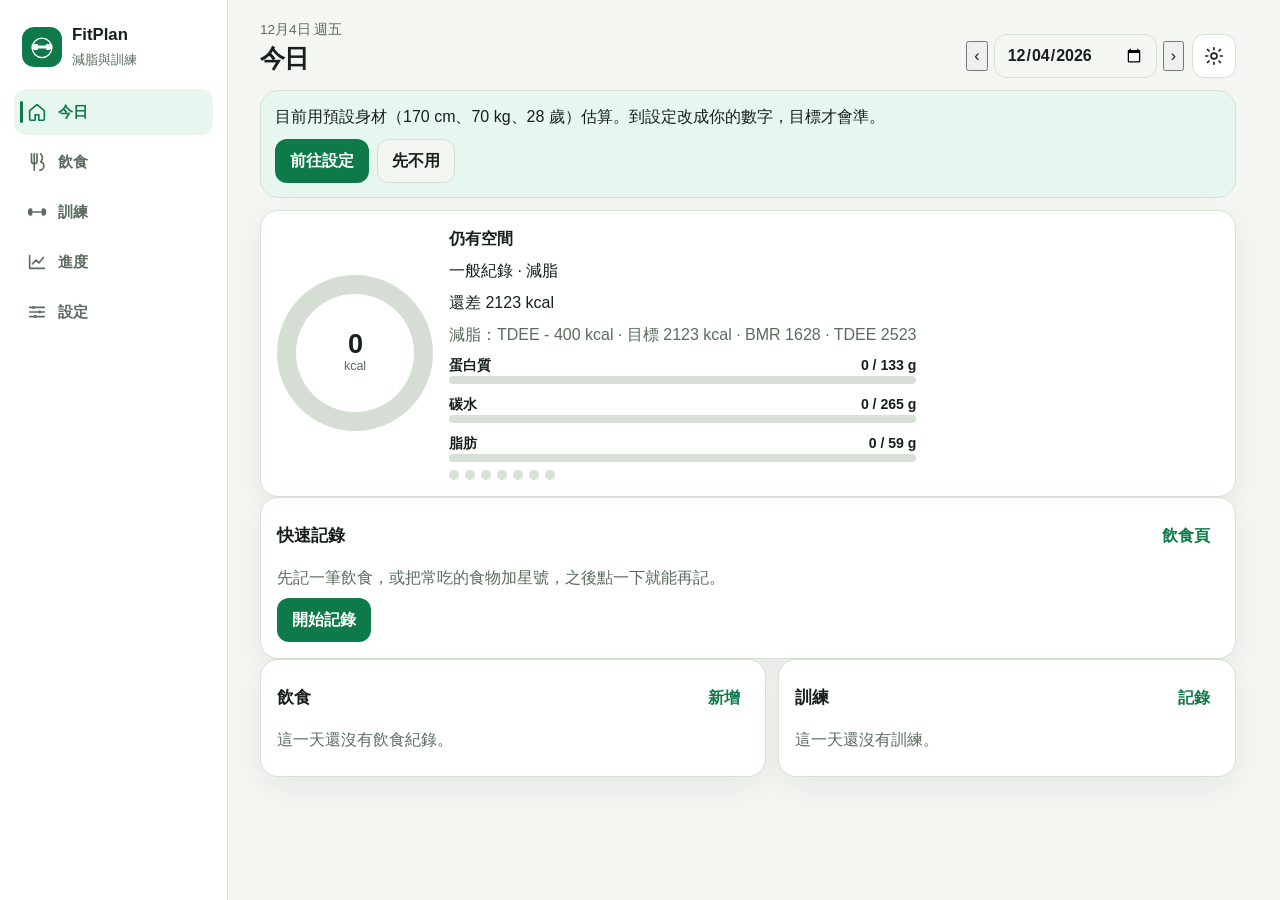
<file: index.html>
<!doctype html>
<html lang="zh-Hant">
  <head>
    <meta charset="UTF-8" />
    <meta name="viewport" content="width=device-width, initial-scale=1, viewport-fit=cover" />
    <meta name="theme-color" content="#f4f6f2" />
    <meta name="description" content="FitPlan 減脂飲食與重量訓練紀錄。估算 TDEE、追蹤熱量營養素、記錄組數，資料留在這台裝置。" />
    <meta name="apple-mobile-web-app-capable" content="yes" />
    <meta name="mobile-web-app-capable" content="yes" />
    <meta name="apple-mobile-web-app-title" content="FitPlan" />
    <meta name="apple-mobile-web-app-status-bar-style" content="default" />
    <title>FitPlan 飲食與訓練</title>
    <link rel="manifest" href="manifest.webmanifest" />
    <link rel="icon" href="assets/icons/icon.svg" />
    <link rel="apple-touch-icon" href="assets/icons/icon-192.png" />
    <link rel="stylesheet" href="styles.css?v=20261113-track" />
    <script>
      try {
        const saved = JSON.parse(localStorage.getItem("fitplan-state-v1") || "{}");
        const palettes = ["forest", "indigo", "crimson", "lime"];
        document.documentElement.dataset.theme = saved.theme || "system";
        document.documentElement.dataset.palette = palettes.includes(saved.palette) ? saved.palette : "forest";
      } catch (error) {
        document.documentElement.dataset.theme = "system";
        document.documentElement.dataset.palette = "forest";
      }
    </script>
  </head>
  <body>
    <div class="app">
      <aside class="tabbar">
        <div class="brand">
          <span class="brand-mark" aria-hidden="true">
            <svg viewBox="0 0 32 32">
              <path d="M7 19h3v-6H7v6Zm15 0h3v-6h-3v6ZM11 17h10v-2H11v2Zm-7 1h2v-4H4v4Zm22 0h2v-4h-2v4Z" />
              <path d="M16 29c6.6 0 12-5.4 12-12S22.6 5 16 5 4 10.4 4 17s5.4 12 12 12Z" fill="none" />
            </svg>
          </span>
          <span>
            <strong>FitPlan</strong>
            <small>減脂與訓練</small>
          </span>
        </div>
        <nav aria-label="主要功能">
          <button type="button" data-nav="today" class="is-active" aria-current="page">
            <svg viewBox="0 0 24 24" aria-hidden="true"><path d="M4 10.5 12 4l8 6.5V20a1 1 0 0 1-1 1h-5v-6H10v6H5a1 1 0 0 1-1-1Z" /></svg>
            <span>今日</span>
          </button>
          <button type="button" data-nav="diet">
            <svg viewBox="0 0 24 24" aria-hidden="true"><path d="M6 3v8a3 3 0 0 0 6 0V3" /><path d="M9 3v18" /><path d="M16 3c2.5 3 2.5 6 0 9 2.2.4 3.5 2 3.5 4.2 0 2.4-1.8 4.8-4.5 4.8" /></svg>
            <span>飲食</span>
          </button>
          <button type="button" data-nav="train">
            <svg viewBox="0 0 24 24" aria-hidden="true"><path d="M6 9v6M18 9v6M3 10v4M21 10v4M6 12h12M4.5 8.5v7M19.5 8.5v7" /></svg>
            <span>訓練</span>
          </button>
          <button type="button" data-nav="progress">
            <svg viewBox="0 0 24 24" aria-hidden="true"><path d="M4 19V5M4 19h16" /><path d="m7 14 4-4 3 3 5-6" /></svg>
            <span>進度</span>
          </button>
          <button type="button" data-nav="settings">
            <svg viewBox="0 0 24 24" aria-hidden="true"><path d="M4 7h16M4 12h16M4 17h16" /><circle cx="8" cy="7" r="1.6" fill="currentColor" stroke="none" /><circle cx="15" cy="12" r="1.6" fill="currentColor" stroke="none" /><circle cx="10" cy="17" r="1.6" fill="currentColor" stroke="none" /></svg>
            <span>設定</span>
          </button>
        </nav>
      </aside>

      <div class="main-col">
        <header class="topbar">
          <div class="title-block">
            <p id="pageKicker">今天</p>
            <h1 id="pageTitle" tabindex="-1">今日</h1>
          </div>
          <div class="top-actions">
            <div class="date-nav" id="dateNav">
              <button type="button" data-action="shift-date" data-delta="-1" aria-label="前一天">‹</button>
              <input id="logDate" type="date" aria-label="查看日期" />
              <button type="button" data-action="shift-date" data-delta="1" aria-label="下一天">›</button>
              <button type="button" id="goTodayBtn" data-action="go-today">今天</button>
            </div>
            <button type="button" id="themeBtn" class="icon-btn" aria-label="切換淺色或深色">
              <svg viewBox="0 0 24 24" aria-hidden="true"><path d="M12 3v2.2M12 18.8V21M4.9 4.9l1.6 1.6M17.5 17.5l1.6 1.6M3 12h2.2M18.8 12H21M4.9 19.1l1.6-1.6M17.5 6.5l1.6-1.6" /><circle cx="12" cy="12" r="3.2" /></svg>
            </button>
          </div>
        </header>

        <main>
          <noscript class="banner">FitPlan 需要 JavaScript。飲食和訓練資料只會存在這台裝置。</noscript>

          <section data-view="today" id="view-today" aria-label="今日總覽">
            <div id="profileHint" class="banner" hidden>
              <p>目前用預設身材（170 cm、70 kg、28 歲）估算。到設定改成你的數字，目標才會準。</p>
              <div class="banner-actions">
                <button type="button" class="btn btn-primary" data-nav="settings">前往設定</button>
                <button type="button" class="btn" data-action="dismiss-hint">先不用</button>
              </div>
            </div>
            <div id="todayHero" class="hero panel"></div>
            <div class="panel">
              <div class="section-head">
                <h2>快速記錄</h2>
                <button type="button" class="btn btn-ghost" data-nav="diet">飲食頁</button>
              </div>
              <div id="todayQuick"></div>
            </div>
            <div class="split">
              <section class="panel">
                <div class="section-head">
                  <h2>飲食</h2>
                  <button type="button" class="btn btn-ghost" data-nav="diet">新增</button>
                </div>
                <div id="todayFoodList" class="stack"></div>
              </section>
              <section class="panel">
                <div class="section-head">
                  <h2>訓練</h2>
                  <button type="button" class="btn btn-ghost" data-nav="train">記錄</button>
                </div>
                <div id="todayWorkoutList" class="stack"></div>
              </section>
            </div>
          </section>

          <section data-view="diet" id="view-diet" hidden aria-label="飲食紀錄">
            <div class="diet-layout">
              <div class="stack">
                <section class="panel">
                  <div class="section-head">
                    <h2>選食物</h2>
                    <button type="button" class="btn btn-ghost" data-nav="foods">食物庫</button>
                  </div>
                  <label class="field">
                    搜尋
                    <input id="foodSearch" type="search" placeholder="名稱或分類" autocomplete="off" enterkeyhint="search" />
                  </label>
                  <form id="logForm" class="add-bar">
                    <div>
                      <strong id="selectedFoodName">選擇食物</strong>
                      <p id="selectedFoodMeta" class="muted"></p>
                    </div>
                    <label class="field compact">
                      份量 g
                      <input id="grams" type="number" min="1" max="2000" step="1" inputmode="decimal" value="100" />
                    </label>
                    <button class="btn btn-primary" id="addLogBtn" type="submit">加入紀錄</button>
                  </form>
                  <div class="chip-row" id="categoryChips" role="tablist" aria-label="食物分類">
                    <button type="button" class="chip is-active" data-action="filter-category" data-category="all">全部</button>
                    <button type="button" class="chip" data-action="filter-category" data-category="protein">蛋白質</button>
                    <button type="button" class="chip" data-action="filter-category" data-category="carb">碳水</button>
                    <button type="button" class="chip" data-action="filter-category" data-category="veg">蔬菜</button>
                    <button type="button" class="chip" data-action="filter-category" data-category="fat">脂肪</button>
                    <button type="button" class="chip" data-action="filter-category" data-category="drink">飲品</button>
                    <button type="button" class="chip" data-action="filter-category" data-category="user">自訂</button>
                  </div>
                  <h3 class="subhead">收藏</h3>
                  <div id="favoriteChips" class="chip-row"></div>
                  <h3 class="subhead">最近</h3>
                  <div id="recentChips" class="chip-row"></div>
                  <div id="foodResults" class="stack"></div>
                </section>
              </div>
              <div class="stack">
                <section class="panel">
                  <div class="section-head">
                    <h2 id="logTitle">這一天</h2>
                    <button type="button" class="btn btn-ghost" data-action="clear-log">清空</button>
                  </div>
                  <div id="foodLog" class="stack"></div>
                </section>
                <section class="panel">
                  <div class="section-head">
                    <h2>建議菜單</h2>
                    <div class="inline-actions">
                      <button type="button" class="btn btn-ghost" data-action="generate-plan">生成</button>
                      <button type="button" class="btn btn-ghost" data-action="replace-plan">更換</button>
                      <button type="button" class="btn btn-ghost" data-action="clear-plan">清除</button>
                    </div>
                  </div>
                  <p id="planSummary" class="muted">尚未產生</p>
                  <div id="mealPlan" class="stack"></div>
                  <button type="button" class="btn" id="applyPlanBtn" data-action="apply-plan" hidden>把菜單加入紀錄</button>
                </section>
              </div>
            </div>
          </section>

          <section data-view="train" id="view-train" hidden aria-label="訓練紀錄">
            <div class="train-layout">
              <form id="workoutForm" class="panel stack">
                <div class="section-head">
                  <h2>記錄一項</h2>
                  <button type="button" class="btn btn-ghost" data-action="copy-last">複製上次</button>
                </div>
                <label class="field">
                  動作
                  <select id="exerciseSelect"></select>
                </label>
                <p id="workoutFormMode" class="muted">輸入重量和次數</p>
                <div id="setRows" class="stack"></div>
                <div class="inline-actions">
                  <button type="button" class="btn" data-action="add-set">加一組</button>
                  <button type="submit" class="btn btn-primary">儲存這項</button>
                </div>
                <details class="details">
                  <summary>新增自己的動作</summary>
                  <div class="inline-form">
                    <label class="field">
                      名稱
                      <input id="customExerciseName" type="text" maxlength="30" placeholder="例如：農夫走路" />
                    </label>
                    <button type="button" class="btn" data-action="add-exercise">加入清單</button>
                  </div>
                </details>
              </form>
              <div class="stack">
                <section class="panel">
                  <div class="section-head">
                    <h2>這一天的訓練</h2>
                  </div>
                  <div id="savedWorkouts" class="stack"></div>
                </section>
                <section class="panel">
                  <div class="section-head">
                    <h2>動作進度</h2>
                  </div>
                  <label class="field">
                    查看動作
                    <select id="historyExercise"></select>
                  </label>
                  <div id="historyChart" class="chart"></div>
                  <div id="historyList" class="stack"></div>
                </section>
              </div>
            </div>
          </section>

          <section data-view="progress" id="view-progress" hidden aria-label="進度">
            <form id="weightForm" class="panel inline-form">
              <label class="field">
                日期
                <input id="weightDate" type="date" required />
              </label>
              <label class="field">
                體重 kg
                <input id="weightKg" type="number" min="20" max="400" step="0.1" inputmode="decimal" placeholder="72.5" required />
              </label>
              <button class="btn btn-primary" type="submit">記錄體重</button>
            </form>
            <section class="panel">
              <div class="section-head">
                <h2>體重趨勢</h2>
                <span id="weightLatest" class="muted"></span>
              </div>
              <div id="weightChart" class="chart"></div>
              <div id="weightTable" class="stack"></div>
            </section>
            <section class="panel">
              <div class="section-head">
                <h2>這 7 天</h2>
              </div>
              <div id="weekStats" class="stat-grid"></div>
              <div id="weekBars" class="week-bars"></div>
            </section>
          </section>

          <section data-view="settings" id="view-settings" hidden aria-label="設定">
            <div id="goalNote" class="banner" hidden>
              <p>已把原本的目標調成減脂（TDEE − 400）。這和你之前實際看到的熱量一致。要維持或增肌，在下面改即可。</p>
              <div class="banner-actions">
                <button type="button" class="btn" data-action="dismiss-goal-note">知道了</button>
              </div>
            </div>
            <form id="settingsForm" class="stack">
              <section class="panel">
                <div class="section-head">
                  <h2>身材與目標</h2>
                </div>
                <div class="form-grid">
                  <label class="field">身高 cm <input id="height" type="number" min="80" max="230" step="0.1" inputmode="decimal" /></label>
                  <label class="field">體重 kg <input id="weight" type="number" min="30" max="250" step="0.1" inputmode="decimal" /></label>
                  <label class="field">年齡 <input id="age" type="number" min="12" max="90" step="1" inputmode="numeric" /></label>
                  <label class="field">
                    生理性別
                    <select id="sex">
                      <option value="male">男性</option>
                      <option value="female">女性</option>
                    </select>
                  </label>
                  <label class="field wide">
                    運動習慣
                    <select id="activity">
                      <option value="1.2">久坐，幾乎不運動</option>
                      <option value="1.375">每週 1-3 天輕量運動</option>
                      <option value="1.55">每週 3-5 天規律訓練</option>
                      <option value="1.725">每週 6-7 天高強度</option>
                      <option value="1.9">體力工作或雙練</option>
                    </select>
                  </label>
                  <label class="field wide">
                    目標
                    <select id="goal">
                      <option value="-15">減脂：每天少 300～500 kcal</option>
                      <option value="0">維持：吃滿 TDEE</option>
                      <option value="10">增肌：TDEE +10%</option>
                    </select>
                  </label>
                </div>
                <div class="metric-row" aria-label="熱量估算">
                  <div><span>BMR</span><strong id="settingsBmr">0</strong><small>基礎代謝</small></div>
                  <div><span>TDEE</span><strong id="settingsTdee">0</strong><small>每日總消耗</small></div>
                </div>
              </section>

              <section class="panel">
                <div class="section-head">
                  <h2>今天要看什麼</h2>
                </div>
                <div class="segmented" role="radiogroup" aria-label="追蹤重點">
                  <button type="button" data-track-mode="calorie">熱量</button>
                  <button type="button" data-track-mode="macro">營養素</button>
                  <button type="button" data-track-mode="balanced">綜合</button>
                </div>
                <p id="modeCopy" class="muted"></p>
              </section>

              <section class="panel">
                <div class="section-head">
                  <h2>飲食模式</h2>
                </div>
                <div class="choice-grid" role="radiogroup" aria-label="飲食模式">
                  <button type="button" class="choice" data-diet-mode="general">
                    <strong>一般紀錄</strong>
                    <span>理想熱量，碳水 50%、蛋白質 25%、脂肪 25%。</span>
                  </button>
                  <button type="button" class="choice" data-diet-mode="carbDrop">
                    <strong>碳水漸降</strong>
                    <span>蛋白質與脂肪固定，碳水每週下調。</span>
                  </button>
                  <button type="button" class="choice" data-diet-mode="carbCycle">
                    <strong>碳循環</strong>
                    <span>低碳日與高碳日交替。</span>
                  </button>
                  <button type="button" class="choice" data-diet-mode="keto">
                    <strong>生酮飲食</strong>
                    <span>低碳水，用蛋白質與脂肪補足熱量。</span>
                  </button>
                </div>
                <p id="dietModeCopy" class="muted"></p>
                <label class="field" id="cycleSetting" hidden>
                  碳循環節奏
                  <select id="cyclePattern">
                    <option value="3low1high">三低一高</option>
                    <option value="4low1high">四低一高</option>
                  </select>
                </label>
                <div id="ratioPanel" class="stack">
                  <div class="form-grid" id="singleRatioControls">
                    <label class="field">蛋白質 g/kg <input id="ratioProtein" type="number" min="0" max="5" step="0.1" inputmode="decimal" /></label>
                    <label class="field" id="ratioCarbsLabel">碳水 g/kg <input id="ratioCarbs" type="number" min="0" max="10" step="0.1" inputmode="decimal" /></label>
                    <label class="field">脂肪 g/kg <input id="ratioFat" type="number" min="0" max="3" step="0.1" inputmode="decimal" /></label>
                    <label class="field" id="weeklyDropSetting">每週碳水下降 g <input id="weeklyCarbDrop" type="number" min="0" max="100" step="5" inputmode="numeric" /></label>
                  </div>
                  <label class="field" id="generalDeficitSetting">
                    理想熱量赤字 kcal
                    <input id="generalDeficit" type="number" min="300" max="500" step="50" inputmode="numeric" />
                  </label>
                  <div id="cycleRatioControls" class="stack" hidden>
                    <div>
                      <h3 class="subhead">低碳日</h3>
                      <div class="form-grid">
                        <label class="field">碳水 g/kg <input id="lowCarbs" type="number" min="0" max="10" step="0.1" inputmode="decimal" /></label>
                        <label class="field">蛋白質 g/kg <input id="lowProtein" type="number" min="0" max="5" step="0.1" inputmode="decimal" /></label>
                        <label class="field">脂肪 g/kg <input id="lowFat" type="number" min="0" max="3" step="0.1" inputmode="decimal" /></label>
                      </div>
                    </div>
                    <div>
                      <h3 class="subhead">高碳日</h3>
                      <div class="form-grid">
                        <label class="field">碳水 g/kg <input id="highCarbs" type="number" min="0" max="10" step="0.1" inputmode="decimal" /></label>
                        <label class="field">蛋白質 g/kg <input id="highProtein" type="number" min="0" max="5" step="0.1" inputmode="decimal" /></label>
                        <label class="field">脂肪 g/kg <input id="highFat" type="number" min="0" max="3" step="0.1" inputmode="decimal" /></label>
                      </div>
                    </div>
                  </div>
                  <p id="ratioPreview" class="preview"></p>
                  <button type="button" class="btn" id="restartDietBtn" data-action="restart-diet" hidden>從所選日期重新計算</button>
                </div>
              </section>

              <section class="panel">
                <div class="section-head">
                  <h2>外觀</h2>
                </div>
                <div class="stack">
                  <div class="segmented" role="group" aria-label="明暗">
                    <button type="button" data-theme-value="system" aria-pressed="false">跟隨系統</button>
                    <button type="button" data-theme-value="light" aria-pressed="false">淺色</button>
                    <button type="button" data-theme-value="dark" aria-pressed="false">深色</button>
                  </div>
                  <p class="subhead">配色</p>
                  <div class="palette-picker" role="group" aria-label="配色">
                    <button type="button" data-palette-value="forest" aria-pressed="false">
                      <span class="palette-swatch" aria-hidden="true"><i></i><i></i></span>
                      <span>森林珊瑚</span>
                    </button>
                    <button type="button" data-palette-value="indigo" aria-pressed="false">
                      <span class="palette-swatch" aria-hidden="true"><i></i><i></i></span>
                      <span>靛藍琥珀</span>
                    </button>
                    <button type="button" data-palette-value="crimson" aria-pressed="false">
                      <span class="palette-swatch" aria-hidden="true"><i></i><i></i></span>
                      <span>緋紅青碧</span>
                    </button>
                    <button type="button" data-palette-value="lime" aria-pressed="false">
                      <span class="palette-swatch" aria-hidden="true"><i></i><i></i></span>
                      <span>墨藍萊姆</span>
                    </button>
                  </div>
                </div>
              </section>

              <section class="panel">
                <div class="section-head">
                  <h2>備份</h2>
                </div>
                <p class="muted">資料存在這台裝置的瀏覽器。換手機或清除瀏覽資料前，先匯出 JSON。</p>
                <div class="inline-actions">
                  <button type="button" class="btn btn-primary" data-action="export-backup">匯出備份</button>
                  <button type="button" class="btn" data-action="import-backup">匯入備份</button>
                  <button type="button" class="btn btn-danger" data-action="clear-all">清除本機資料</button>
                </div>
                <input id="importFile" type="file" accept="application/json,.json" hidden />
              </section>

              <section class="panel">
                <div class="section-head">
                  <h2>食物與安裝</h2>
                </div>
                <div class="inline-actions">
                  <button type="button" class="btn" data-nav="foods">開啟食物庫</button>
                  <a class="btn" href="backend.html">雲端食物庫狀態</a>
                </div>
                <p class="muted">手機可以把 FitPlan 加到主畫面。Android 會出現安裝提示；iPhone 用分享選單的「加入主畫面」。</p>
              </section>
            </form>
          </section>

          <section data-view="foods" id="view-foods" hidden aria-label="食物庫">
            <div class="section-head">
              <button type="button" class="btn" data-nav="settings">返回設定</button>
              <button type="button" class="btn btn-primary" data-action="toggle-custom-form">自訂食物</button>
            </div>
            <p id="foodLibrarySyncStatus" class="muted"></p>
            <form id="customForm" class="panel form-grid" hidden>
              <input id="customId" type="hidden" />
              <label class="field wide">名稱 <input id="customName" type="text" maxlength="40" placeholder="例如：雞胸便當" required /></label>
              <label class="field">這份有幾公克 <input id="customServingGrams" type="number" min="1" max="5000" value="100" inputmode="decimal" /></label>
              <label class="field">蛋白質 g <input id="customProtein" type="number" min="0" step="0.1" value="0" inputmode="decimal" /></label>
              <label class="field">碳水 g <input id="customCarbs" type="number" min="0" step="0.1" value="0" inputmode="decimal" /></label>
              <label class="field">脂肪 g <input id="customFat" type="number" min="0" step="0.1" value="0" inputmode="decimal" /></label>
              <p id="customPreview" class="muted wide"></p>
              <div class="inline-actions wide">
                <button class="btn btn-primary" type="submit">儲存食物</button>
                <button type="button" class="btn" id="cancelFoodEditBtn">取消</button>
              </div>
            </form>
            <section class="panel">
              <div class="section-head">
                <h2>我的食物</h2>
                <span id="customFoodCount" class="muted"></span>
              </div>
              <div id="customFoodList" class="stack"></div>
            </section>
            <section class="panel">
              <div class="section-head">
                <h2>全部食物</h2>
                <span id="foodLibrarySummary" class="muted"></span>
              </div>
              <div id="foodLibraryList" class="stack"></div>
            </section>
          </section>
        </main>
      </div>
    </div>

    <div id="toast" class="toast" hidden role="status"></div>
    <dialog id="confirmDialog">
      <form method="dialog">
        <h2 id="confirmTitle"></h2>
        <p id="confirmBody"></p>
        <div class="dialog-actions">
          <button class="btn" value="cancel">取消</button>
          <button class="btn btn-primary" id="confirmOk" value="ok">確定</button>
        </div>
      </form>
    </dialog>

    <script src="food-basis.js?v=20261113-track"></script>
    <script src="supabase-config.js?v=20261113-track"></script>
    <script src="supabase-foods.js?v=20261113-track"></script>
    <script src="fitplan-core.js?v=20261113-track"></script>
    <script src="app.js?v=20261113-track"></script>
  </body>
</html>
</file>
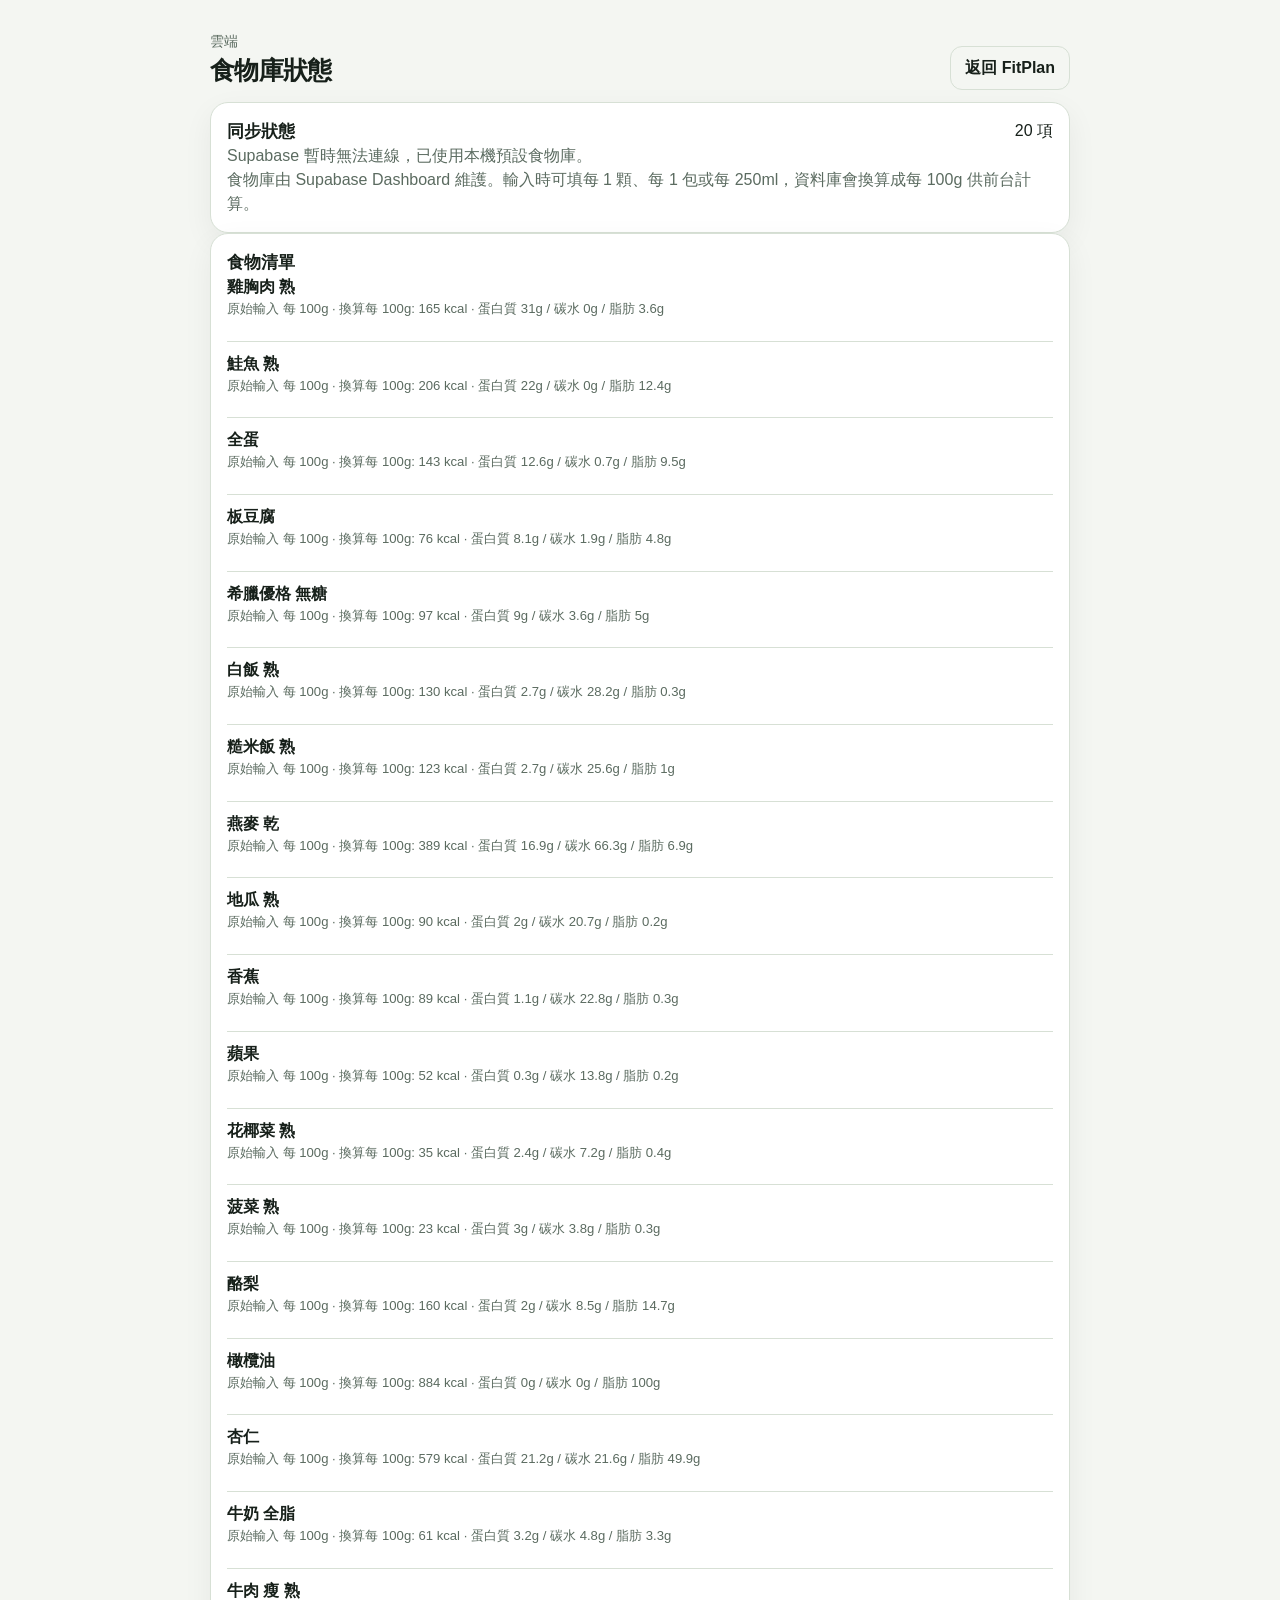
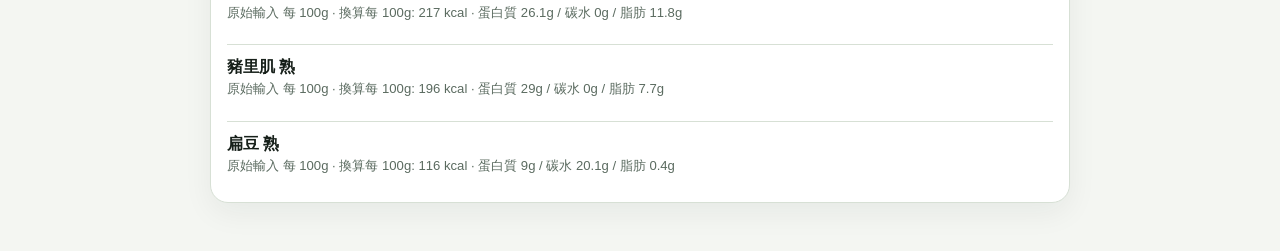
<file: backend.html>
<!doctype html>
<html lang="zh-Hant">
  <head>
    <meta charset="UTF-8" />
    <meta name="viewport" content="width=device-width, initial-scale=1" />
    <meta name="theme-color" content="#f4f6f2" />
    <title>FitPlan 雲端食物庫</title>
    <link rel="stylesheet" href="styles.css?v=20261113-track" />
  </head>
  <body>
    <main class="page">
      <header class="topbar">
        <div class="title-block">
          <p id="pageKicker">雲端</p>
          <h1>食物庫狀態</h1>
        </div>
        <a class="btn" href="index.html">返回 FitPlan</a>
      </header>
      <section class="panel">
        <div class="section-head">
          <h2>同步狀態</h2>
          <span id="backendCount">0 項</span>
        </div>
        <p id="backendSyncStatus" class="muted">使用本機預設食物庫。</p>
        <p class="muted">食物庫由 Supabase Dashboard 維護。輸入時可填每 1 顆、每 1 包或每 250ml，資料庫會換算成每 100g 供前台計算。</p>
      </section>
      <section class="panel">
        <div class="section-head">
          <h2>食物清單</h2>
        </div>
        <div id="backendFoodDatabase" class="stack"></div>
      </section>
    </main>
    <script src="food-basis.js?v=20261113-track"></script>
    <script src="supabase-config.js?v=20261113-track"></script>
    <script src="supabase-foods.js?v=20261113-track"></script>
    <script src="fitplan-core.js?v=20261113-track"></script>
    <script src="backend.js?v=20261113-track"></script>
  </body>
</html>
</file>
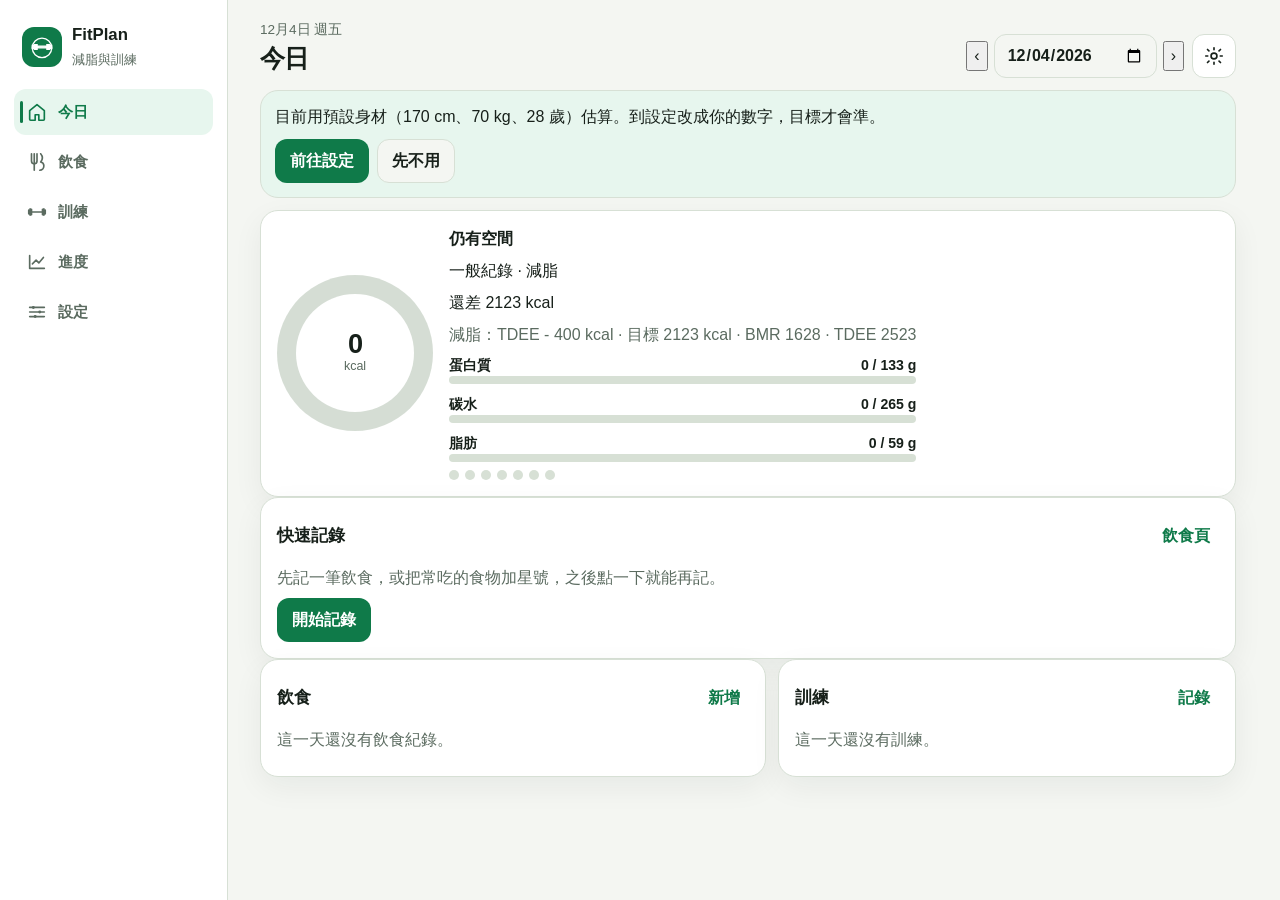
<file: pwa.html>
<!doctype html>
<html lang="zh-Hant">
  <head>
    <meta charset="UTF-8" />
    <meta name="viewport" content="width=device-width, initial-scale=1, viewport-fit=cover" />
    <meta name="theme-color" content="#2f7d4f" />
    <meta name="description" content="FitPlan 自主健身飲食計劃，支援 TDEE 減脂、飲食模式與每日紀錄。" />
    <meta name="apple-mobile-web-app-capable" content="yes" />
    <meta name="mobile-web-app-capable" content="yes" />
    <meta name="apple-mobile-web-app-title" content="FitPlan" />
    <meta name="apple-mobile-web-app-status-bar-style" content="default" />
    <title>FitPlan 手機版</title>
    <link rel="manifest" href="manifest.webmanifest" />
    <link rel="apple-touch-icon" href="assets/icons/icon-192.png" />
    <link rel="stylesheet" href="pwa.css?v=20261113-track" />
  </head>
  <body>
    <iframe class="app-frame" src="index.html?v=20261113-track" title="FitPlan"></iframe>
    <script src="pwa.js?v=20261113-track"></script>
  </body>
</html>
</file>
<file: styles.css>
:root {
  color-scheme: light;
  --bg: #f4f6f2;
  --bg-elev: #ffffff;
  --ink: #17201a;
  --muted: #5b6b60;
  --line: #d7e0d5;
  --accent: #0f7a49;
  --accent-strong: #0f7a49;
  --accent-soft: #e7f6ee;
  --accent-ink: #ffffff;
  --track: #d5ddd4;
  --warn: #c2410c;
  --warn-ink: #ffffff;
  --protein: #2463a8;
  --carbs: #b86a09;
  --fat: #c4475d;
  --danger: #b42318;
  --shadow: 0 10px 30px rgba(23, 32, 26, 0.06);
  --radius: 18px;
  --nav-h: calc(68px + env(safe-area-inset-bottom));
  --font: "PingFang TC", "Noto Sans TC", "Microsoft JhengHei", "Segoe UI", sans-serif;
}

html[data-palette="indigo"] {
  --bg: #f3f1fb;
  --bg-elev: #ffffff;
  --ink: #1a1633;
  --muted: #5c5672;
  --line: #ddd8ec;
  --accent: #4338ca;
  --accent-strong: #4338ca;
  --accent-soft: #ebe7ff;
  --accent-ink: #ffffff;
  --track: #d8d4e6;
  --warn: #946208;
  --warn-ink: #ffffff;
  --protein: #1d4ed8;
  --carbs: #b45309;
  --fat: #be185d;
  --danger: #b42318;
  --shadow: 0 10px 30px rgba(26, 22, 51, 0.06);
}

html[data-palette="crimson"] {
  --bg: #fbf3f4;
  --bg-elev: #ffffff;
  --ink: #241316;
  --muted: #6b5256;
  --line: #eadcdf;
  --accent: #be123c;
  --accent-strong: #be123c;
  --accent-soft: #ffe4ea;
  --accent-ink: #ffffff;
  --track: #e0d2ce;
  --warn: #0f766e;
  --warn-ink: #ffffff;
  --protein: #1d4ed8;
  --carbs: #b45309;
  --fat: #a16207;
  --danger: #b42318;
  --shadow: 0 10px 30px rgba(36, 19, 22, 0.06);
}

html[data-palette="lime"] {
  --bg: #f2f4f8;
  --bg-elev: #ffffff;
  --ink: #121826;
  --muted: #515a6c;
  --line: #d9dee8;
  --accent: #1d4ed8;
  --accent-strong: #1d4ed8;
  --accent-soft: #e4eaff;
  --accent-ink: #ffffff;
  --track: #ccd6e0;
  --warn: #4a780e;
  --warn-ink: #ffffff;
  --protein: #1d4ed8;
  --carbs: #b45309;
  --fat: #be185d;
  --danger: #b42318;
  --shadow: 0 10px 30px rgba(18, 24, 38, 0.06);
}

html[data-theme="dark"] {
  color-scheme: dark;
  --bg: #101512;
  --bg-elev: #18201b;
  --ink: #e6ece7;
  --muted: #9aa89e;
  --line: #2c3831;
  --accent: #3dce84;
  --accent-strong: #3dce84;
  --accent-soft: #173528;
  --accent-ink: #08130d;
  --track: #2c3830;
  --warn: #ff8a7a;
  --warn-ink: #2a0d0a;
  --protein: #9dc2ff;
  --carbs: #f0c27a;
  --fat: #ff9aaa;
  --danger: #ff9b94;
  --shadow: 0 0 0 transparent;
}

html[data-theme="dark"][data-palette="indigo"] {
  --bg: #0e0c18;
  --bg-elev: #1c1830;
  --ink: #f4f1ff;
  --muted: #c9c2de;
  --line: #383354;
  --accent: #8b80ff;
  --accent-strong: #8b80ff;
  --accent-soft: #201a42;
  --accent-ink: #1a1040;
  --track: #3a3452;
  --warn: #ffd36a;
  --warn-ink: #2a1c04;
  --protein: #a9c7ff;
  --carbs: #ffcc80;
  --fat: #ff9ab8;
  --danger: #ffb0a8;
  --shadow: 0 0 0 transparent;
}

html[data-theme="dark"][data-palette="crimson"] {
  --bg: #160d10;
  --bg-elev: #2a1820;
  --ink: #fff1f4;
  --muted: #dcc0c6;
  --line: #4a3038;
  --accent: #ff7a96;
  --accent-strong: #ff7a96;
  --accent-soft: #4a2230;
  --accent-ink: #3f0614;
  --track: #4a3238;
  --warn: #7ef0d2;
  --warn-ink: #06241e;
  --protein: #a9c7ff;
  --carbs: #ffcc80;
  --fat: #f0c27a;
  --danger: #ffb4ac;
  --shadow: 0 0 0 transparent;
}

html[data-theme="dark"][data-palette="lime"] {
  --bg: #0c1018;
  --bg-elev: #171d2b;
  --ink: #eef2fb;
  --muted: #c5cddd;
  --line: #313a4d;
  --accent: #7aa2ff;
  --accent-strong: #7aa2ff;
  --accent-soft: #243056;
  --accent-ink: #0c1733;
  --track: #2e3848;
  --warn: #d9f99d;
  --warn-ink: #1a2804;
  --protein: #9ec5ff;
  --carbs: #ffcc80;
  --fat: #ff9ab8;
  --danger: #ffb4ac;
  --shadow: 0 0 0 transparent;
}

@media (prefers-color-scheme: dark) {
  html[data-theme="system"] {
    color-scheme: dark;
    --bg: #101512;
    --bg-elev: #18201b;
    --ink: #e6ece7;
    --muted: #9aa89e;
    --line: #2c3831;
    --accent: #3dce84;
    --accent-strong: #3dce84;
    --accent-soft: #173528;
    --accent-ink: #08130d;
    --track: #2c3830;
    --warn: #ff8a7a;
    --warn-ink: #2a0d0a;
    --protein: #9dc2ff;
    --carbs: #f0c27a;
    --fat: #ff9aaa;
    --danger: #ff9b94;
    --shadow: 0 0 0 transparent;
  }

  html[data-theme="system"][data-palette="indigo"] {
    --bg: #0e0c18;
    --bg-elev: #1c1830;
    --ink: #f4f1ff;
    --muted: #c9c2de;
    --line: #383354;
    --accent: #8b80ff;
    --accent-strong: #8b80ff;
    --accent-soft: #201a42;
    --accent-ink: #1a1040;
    --track: #3a3452;
    --warn: #ffd36a;
    --warn-ink: #2a1c04;
    --protein: #a9c7ff;
    --carbs: #ffcc80;
    --fat: #ff9ab8;
    --danger: #ffb0a8;
    --shadow: 0 0 0 transparent;
  }

  html[data-theme="system"][data-palette="crimson"] {
    --bg: #160d10;
    --bg-elev: #2a1820;
    --ink: #fff1f4;
    --muted: #dcc0c6;
    --line: #4a3038;
    --accent: #ff7a96;
    --accent-strong: #ff7a96;
    --accent-soft: #4a2230;
    --accent-ink: #3f0614;
    --track: #4a3238;
    --warn: #7ef0d2;
    --warn-ink: #06241e;
    --protein: #a9c7ff;
    --carbs: #ffcc80;
    --fat: #f0c27a;
    --danger: #ffb4ac;
    --shadow: 0 0 0 transparent;
  }

  html[data-theme="system"][data-palette="lime"] {
    --bg: #0c1018;
    --bg-elev: #171d2b;
    --ink: #eef2fb;
    --muted: #c5cddd;
    --line: #313a4d;
    --accent: #7aa2ff;
    --accent-strong: #7aa2ff;
    --accent-soft: #243056;
    --accent-ink: #0c1733;
    --track: #2e3848;
    --warn: #d9f99d;
    --warn-ink: #1a2804;
    --protein: #9ec5ff;
    --carbs: #ffcc80;
    --fat: #ff9ab8;
    --danger: #ffb4ac;
    --shadow: 0 0 0 transparent;
  }
}

* { box-sizing: border-box; }
[hidden] { display: none !important; }
html, body { margin: 0; max-width: 100%; }
body {
  min-height: 100dvh;
  background: var(--bg);
  color: var(--ink);
  font-family: var(--font);
  font-size: 16px;
  line-height: 1.5;
}
button, input, select { font: inherit; color: inherit; }
button { cursor: pointer; }
img, svg { display: block; }
h1, h2, h3, p { margin: 0; }
h1 { font-size: 1.55rem; letter-spacing: -0.03em; }
h2 { font-size: 1.05rem; }
h3 { font-size: 0.92rem; }

.app { min-height: 100dvh; }
.main-col {
  width: min(1040px, 100%);
  padding: 12px 16px var(--nav-h);
}
.topbar {
  position: sticky;
  top: 0;
  z-index: 15;
  display: flex;
  flex-wrap: wrap;
  gap: 12px;
  align-items: flex-end;
  justify-content: space-between;
  padding: max(8px, env(safe-area-inset-top)) 0 12px;
  background: var(--bg);
}
.title-block { min-width: 0; }
#pageKicker { color: var(--muted); font-size: 0.85rem; }
.top-actions { display: flex; flex-wrap: wrap; gap: 8px; align-items: center; }
.date-nav { display: flex; gap: 6px; align-items: center; }
.date-nav input { width: 11rem; max-width: 46vw; }

.tabbar {
  position: fixed;
  left: 0;
  right: 0;
  bottom: 0;
  z-index: 20;
  display: block;
  padding: 6px 8px env(safe-area-inset-bottom);
  border-top: 1px solid var(--line);
  background: color-mix(in srgb, var(--bg-elev) 92%, transparent);
  backdrop-filter: blur(16px);
}
.tabbar .brand { display: none; }
.tabbar nav { display: grid; grid-template-columns: repeat(5, 1fr); gap: 4px; }
.tabbar button {
  position: relative;
  display: flex;
  flex-direction: column;
  align-items: center;
  gap: 2px;
  min-height: 52px;
  border: 0;
  border-radius: 12px;
  background: transparent;
  color: var(--muted);
  font-size: 0.75rem;
  font-weight: 700;
}
.tabbar button svg { width: 22px; height: 22px; fill: none; stroke: currentColor; stroke-width: 1.8; stroke-linecap: round; stroke-linejoin: round; }
.tabbar button.is-active { color: var(--accent); background: var(--accent-soft); }
.tabbar button.is-active::after {
  content: "";
  position: absolute;
  left: 24%;
  right: 24%;
  bottom: 4px;
  height: 3px;
  border-radius: 999px;
  background: var(--accent);
}
.brand { display: flex; gap: 10px; align-items: center; }
.brand strong { display: block; font-size: 1.05rem; }
.brand small { color: var(--muted); }
.brand-mark {
  display: grid;
  place-items: center;
  width: 40px;
  height: 40px;
  border-radius: 12px;
  background: var(--accent);
  color: var(--accent-ink);
}
.brand-mark svg { width: 26px; height: 26px; fill: currentColor; stroke: currentColor; stroke-width: 1.6; }

.panel {
  padding: 16px;
  border: 1px solid var(--line);
  border-radius: var(--radius);
  background: var(--bg-elev);
  box-shadow: var(--shadow);
}
.stack { display: grid; gap: 12px; }
.split, .diet-layout, .train-layout { display: grid; gap: 12px; }
.section-head, .inline-actions, .banner-actions, .dialog-actions, .inline-form {
  display: flex;
  flex-wrap: wrap;
  gap: 8px;
  align-items: center;
  justify-content: space-between;
}
.inline-actions, .banner-actions, .dialog-actions, .inline-form { justify-content: flex-start; }
.subhead { margin-top: 4px; color: var(--muted); font-weight: 700; }
.muted, .help { color: var(--muted); }
.preview {
  margin: 0;
  padding: 12px;
  border-radius: 12px;
  background: var(--accent-soft);
  color: var(--accent-strong);
  font-weight: 700;
}

.btn, .tabbar a.btn, a.btn {
  display: inline-flex;
  align-items: center;
  justify-content: center;
  min-height: 44px;
  padding: 0 14px;
  border: 1px solid var(--line);
  border-radius: 12px;
  background: var(--bg);
  color: var(--ink);
  text-decoration: none;
  font-weight: 700;
}
.btn-primary { border-color: transparent; background: var(--accent); color: var(--accent-ink); }
.btn-ghost { border-color: transparent; background: transparent; color: var(--accent-strong); padding-inline: 8px; }
.btn-danger { border-color: transparent; background: transparent; color: var(--danger); }
.icon-btn {
  display: grid;
  place-items: center;
  width: 44px;
  height: 44px;
  border: 1px solid var(--line);
  border-radius: 12px;
  background: var(--bg-elev);
}
.icon-btn svg { width: 22px; height: 22px; fill: none; stroke: currentColor; stroke-width: 1.8; stroke-linecap: round; }

.field { display: grid; gap: 6px; color: var(--muted); font-size: 0.85rem; font-weight: 700; }
.field input, .field select, .date-nav input {
  width: 100%;
  min-height: 44px;
  padding: 0 12px;
  border: 1px solid var(--line);
  border-radius: 12px;
  background: var(--bg);
  color: var(--ink);
  font-size: 16px;
  font-weight: 600;
}
.form-grid { display: grid; grid-template-columns: 1fr 1fr; gap: 12px; }
.wide { grid-column: 1 / -1; }
.segmented { display: flex; gap: 6px; padding: 4px; border-radius: 14px; background: var(--bg); }
.segmented button, .choice {
  border: 1px solid transparent;
  border-radius: 12px;
  background: transparent;
}
.segmented button { flex: 1; min-height: 40px; font-weight: 800; }
.segmented button.is-active, .chip.is-active, .choice.is-active {
  background: var(--bg-elev);
  border-color: var(--line);
  color: var(--accent-strong);
  box-shadow: var(--shadow);
}
.palette-picker { display: grid; grid-template-columns: 1fr 1fr; gap: 8px; }
.palette-picker button {
  display: flex;
  align-items: center;
  gap: 10px;
  min-height: 52px;
  padding: 8px 10px;
  border: 2px solid var(--line);
  border-radius: 14px;
  background: var(--bg);
  color: var(--ink);
  font-weight: 800;
  text-align: left;
}
.palette-picker button.is-active {
  border-color: var(--accent);
  background: var(--accent-soft);
  color: var(--accent-strong);
}
.palette-swatch {
  display: flex;
  flex: none;
  width: 36px;
  height: 36px;
  overflow: hidden;
  border-radius: 10px;
}
.palette-swatch i { flex: 1; display: block; }
.palette-picker button[data-palette-value="forest"] .palette-swatch i:first-child { background: #0f7a49; }
.palette-picker button[data-palette-value="forest"] .palette-swatch i:last-child { background: #c2410c; }
.palette-picker button[data-palette-value="indigo"] .palette-swatch i:first-child { background: #4338ca; }
.palette-picker button[data-palette-value="indigo"] .palette-swatch i:last-child { background: #946208; }
.palette-picker button[data-palette-value="crimson"] .palette-swatch i:first-child { background: #be123c; }
.palette-picker button[data-palette-value="crimson"] .palette-swatch i:last-child { background: #0f766e; }
.palette-picker button[data-palette-value="lime"] .palette-swatch i:first-child { background: #1d4ed8; }
.palette-picker button[data-palette-value="lime"] .palette-swatch i:last-child { background: #4a780e; }
.choice-grid { display: grid; gap: 8px; }
.choice { display: grid; gap: 4px; padding: 12px; text-align: left; background: var(--bg); }
.choice span, .choice small { color: var(--muted); font-weight: 500; }
.chip-row { display: flex; flex-wrap: wrap; gap: 8px; }
.chip {
  display: inline-flex;
  gap: 6px;
  align-items: center;
  min-height: 40px;
  padding: 0 12px;
  border: 1px solid var(--line);
  border-radius: 999px;
  background: var(--bg);
  font-weight: 700;
}
.chip small { color: var(--muted); font-weight: 600; }

.hero { display: grid; gap: 16px; justify-items: center; }
@media (min-width: 720px) {
  .hero { justify-items: start; }
}
.ring {
  width: 156px;
  height: 156px;
  display: grid;
  place-items: center;
  border-radius: 50%;
  background: conic-gradient(var(--accent) calc(var(--progress) * 1%), var(--track) 0);
}
.ring.is-over { background: conic-gradient(var(--warn) calc(var(--progress) * 1%), var(--track) 0); }
.ring-hole {
  width: 118px;
  height: 118px;
  display: flex;
  flex-direction: column;
  align-items: center;
  justify-content: center;
  border-radius: 50%;
  background: var(--bg-elev);
}
.ring strong, .metric-row strong, .stat-grid strong { font-variant-numeric: tabular-nums; letter-spacing: -0.04em; }
.ring strong { font-size: 1.7rem; line-height: 1; }
.ring span, .metric-row span, .metric-row small, .stat-grid span { color: var(--muted); font-size: 0.78rem; }
.hero-copy { display: grid; gap: 8px; align-content: center; }
.status { font-weight: 800; color: var(--ink); }
.status.is-over {
  justify-self: stretch;
  padding: 6px 12px;
  border-radius: 10px;
  background: var(--warn);
  color: var(--warn-ink);
}
.macro-list { display: grid; gap: 10px; }
.macro-row span { display: flex; justify-content: space-between; gap: 8px; font-size: 0.88rem; font-weight: 700; }
.bar { height: 8px; overflow: hidden; border-radius: 999px; background: var(--line); }
.bar i { display: block; height: 100%; border-radius: inherit; }
.bar.protein i { background: var(--protein); }
.bar.carbs i { background: var(--carbs); }
.bar.fat i { background: var(--fat); }
.metric-row, .stat-grid { display: grid; grid-template-columns: repeat(3, 1fr); gap: 8px; }
.metric-row div, .stat-grid article {
  padding: 10px;
  border-radius: 14px;
  background: var(--bg);
}
.metric-row strong, .stat-grid strong { display: block; font-size: 1.25rem; }
.week-dots { display: flex; gap: 6px; }
.week-dots i {
  display: inline-block;
  width: 10px;
  height: 10px;
  border-radius: 50%;
  background: var(--line);
}
.food-row.is-active { background: var(--accent-soft); border-radius: 12px; padding-inline: 8px; }
.food-main span, .log-main span, .history-row span { display: block; overflow-wrap: break-word; }
.stat-grid small { display: block; color: var(--muted); font-size: 0.75rem; }
.stat-grid article { min-width: 0; }
.week-dots i.is-on { background: var(--accent); }
.week-bars { display: grid; grid-template-columns: repeat(7, 1fr); gap: 8px; height: 148px; margin-top: 14px; align-items: end; }
.week-col { display: flex; flex-direction: column; justify-content: flex-end; align-items: center; gap: 6px; min-width: 0; height: 100%; }
.week-track { display: flex; flex: 1; align-items: flex-end; width: 100%; max-width: 28px; }
.week-fill { width: 100%; min-height: 0; border-radius: 8px; background: var(--accent); }
.week-fill.is-over { background: var(--warn); }
.week-fill.is-empty { height: 6px !important; background: var(--line); }
.week-col small { color: var(--muted); font-size: 0.75rem; }
.week-col.is-today small { color: var(--accent-strong); font-weight: 800; }

.food-row, .log-row, .history-row {
  display: grid;
  grid-template-columns: minmax(0, 1fr) auto;
  gap: 8px;
  align-items: center;
  padding: 10px 0;
  border-top: 1px solid var(--line);
}
.food-row:first-child, .log-row:first-child, .history-row:first-child { border-top: 0; padding-top: 0; }
.food-main, .log-main { min-width: 0; border: 0; background: transparent; text-align: left; padding: 0; }
.food-main strong, .log-main strong, .history-row strong { display: block; }
.food-main span, .log-main span, .history-row span { color: var(--muted); font-size: 0.82rem; }
.row-actions { display: flex; gap: 4px; }
.row-actions button, .star {
  min-width: 44px;
  min-height: 40px;
  border: 0;
  border-radius: 10px;
  background: var(--bg);
  color: var(--ink);
  font-weight: 800;
}
.star.is-on { color: var(--carbs); }
.log-actions { display: flex; gap: 4px; }
.add-bar {
  display: grid;
  grid-template-columns: minmax(0, 1fr) 96px auto;
  gap: 10px;
  align-items: end;
  padding: 12px;
  border: 1px solid var(--line);
  border-radius: 14px;
  background: var(--bg);
}
.set-row {
  display: grid;
  grid-template-columns: 28px 1fr 1fr auto;
  gap: 8px;
  align-items: end;
}
.set-index { height: 44px; display: grid; place-items: center; color: var(--muted); font-weight: 800; }
.chart svg { width: 100%; height: auto; color: var(--accent); }
.chart { min-height: 24px; }
.empty { padding: 8px 0; color: var(--muted); }
.banner {
  display: grid;
  gap: 10px;
  margin-bottom: 12px;
  padding: 14px;
  border: 1px solid var(--line);
  border-radius: var(--radius);
  background: var(--accent-soft);
}
.details { padding-top: 4px; }
.details summary { min-height: 44px; display: flex; align-items: center; font-weight: 800; cursor: pointer; }
.badge {
  display: inline-flex;
  align-items: center;
  min-height: 26px;
  padding: 0 8px;
  border-radius: 999px;
  background: var(--accent-soft);
  color: var(--accent-strong);
  font-size: 0.78rem;
  font-weight: 800;
}
.toast {
  position: fixed;
  left: 50%;
  bottom: calc(var(--nav-h) + 8px);
  z-index: 40;
  display: flex;
  gap: 10px;
  align-items: center;
  width: min(440px, calc(100vw - 24px));
  padding: 12px 14px;
  border-radius: 14px;
  background: var(--ink);
  color: var(--bg);
  transform: translateX(-50%);
  box-shadow: var(--shadow);
}
.toast button { border: 0; background: transparent; color: inherit; font-weight: 800; }
dialog {
  width: min(420px, calc(100vw - 32px));
  padding: 18px;
  border: 1px solid var(--line);
  border-radius: 18px;
  background: var(--bg-elev);
  color: var(--ink);
}
dialog::backdrop { background: rgba(0, 0, 0, 0.45); }
dialog p { margin: 8px 0 16px; color: var(--muted); }

.pwa-install {
  position: fixed;
  right: max(12px, env(safe-area-inset-right));
  bottom: calc(var(--nav-h) + 8px);
  z-index: 30;
  display: grid;
  grid-template-columns: minmax(0, 1fr) auto auto;
  gap: 10px;
  align-items: center;
  width: min(420px, calc(100vw - 24px));
  padding: 12px;
  border: 1px solid var(--line);
  border-radius: 16px;
  background: var(--bg-elev);
  box-shadow: var(--shadow);
}
.pwa-install span { display: block; color: var(--muted); font-size: 0.82rem; }

.page { width: min(860px, calc(100% - 32px)); margin: 0 auto; padding: 24px 0 48px; }
.page .topbar { position: static; }

:focus-visible { outline: 2px solid var(--accent); outline-offset: 2px; }
@media (prefers-reduced-motion: reduce) {
  * { scroll-behavior: auto !important; }
}

@media (max-width: 720px) {
  .form-grid, .metric-row, .stat-grid { grid-template-columns: 1fr 1fr; }
  .add-bar { grid-template-columns: 1fr; }
  .set-row { grid-template-columns: 22px minmax(0, 1fr) minmax(0, 0.8fr) auto; }
  .pwa-install { grid-template-columns: 1fr auto; }
  .pwa-install .btn { grid-column: 1 / -1; }
}

@media (max-width: 959px) {
  body.has-install-banner .main-col { padding-top: calc(112px + env(safe-area-inset-top)); }
  body.has-install-banner .pwa-install {
    top: max(8px, env(safe-area-inset-top));
    right: 8px;
    bottom: auto;
    left: 8px;
    width: auto;
  }
}

@media (min-width: 960px) {
  .app { display: grid; grid-template-columns: 228px minmax(0, 1fr); }
  .tabbar {
    position: sticky;
    top: 0;
    height: 100dvh;
    display: flex;
    flex-direction: column;
    gap: 18px;
    padding: 22px 14px;
    border-top: 0;
    border-right: 1px solid var(--line);
    background: var(--bg-elev);
    backdrop-filter: none;
  }
  .tabbar .brand { display: flex; padding: 0 8px; }
  .tabbar nav { display: flex; flex-direction: column; }
  .tabbar button { flex-direction: row; justify-content: flex-start; gap: 10px; min-height: 46px; padding: 0 12px; font-size: 0.95rem; }
  .tabbar button.is-active::after { left: 6px; right: auto; top: 12px; bottom: 12px; width: 3px; height: auto; }
  .main-col { padding: 12px 32px 48px; }
  .hero, .split, .diet-layout, .train-layout { grid-template-columns: 1.05fr 0.95fr; align-items: start; }
  .hero { grid-template-columns: auto 1fr; align-items: center; }
  .toast, .pwa-install { bottom: 20px; }
  .form-grid { grid-template-columns: 1fr 1fr 1fr; }
  .stat-grid { grid-template-columns: repeat(4, 1fr); }
}
</file>
<file: pwa.css>
:root {
  color-scheme: light dark;
  --accent: #0f7a49;
  --ink: #17211b;
  --muted: #5c6b63;
}

* {
  box-sizing: border-box;
}

html,
body {
  width: 100%;
  height: 100%;
  margin: 0;
  overflow: hidden;
  background: #f4f6f2;
  color: var(--ink);
  font-family: Inter, "Noto Sans TC", "Microsoft JhengHei", system-ui, -apple-system, BlinkMacSystemFont, sans-serif;
}

.app-frame {
  display: block;
  width: 100%;
  height: 100%;
  border: 0;
  background: #f4f6f2;
}

@media (prefers-color-scheme: dark) {
  body,
  .app-frame {
    background: #101512;
  }
}

.pwa-install {
  position: fixed;
  right: max(16px, env(safe-area-inset-right));
  bottom: max(16px, env(safe-area-inset-bottom));
  z-index: 50;
  display: grid;
  grid-template-columns: minmax(0, 1fr) auto auto;
  align-items: center;
  gap: 12px;
  width: min(440px, calc(100vw - 32px));
  padding: 14px;
  border: 1px solid rgba(47, 125, 79, 0.26);
  border-radius: 8px;
  background: rgba(255, 255, 255, 0.96);
  box-shadow: 0 18px 48px rgba(23, 32, 24, 0.16);
  backdrop-filter: blur(14px);
}

.pwa-install strong,
.pwa-install span {
  display: block;
}

.pwa-install strong {
  font-size: 0.95rem;
  font-weight: 900;
}

.pwa-install span {
  margin-top: 3px;
  color: var(--muted);
  font-size: 0.82rem;
  line-height: 1.45;
}

.install-button,
.close-button {
  border: 0;
  border-radius: 8px;
  font: inherit;
  font-weight: 900;
  cursor: pointer;
}

.install-button {
  min-height: 40px;
  padding: 0 16px;
  background: var(--accent);
  color: #fff;
}

.close-button {
  display: grid;
  place-items: center;
  width: 36px;
  height: 36px;
  background: #eef4e8;
  color: var(--accent);
  font-size: 1.25rem;
}

@media (max-width: 560px) {
  .pwa-install {
    top: max(10px, env(safe-area-inset-top));
    right: max(10px, env(safe-area-inset-right));
    bottom: auto;
    grid-template-columns: minmax(0, 1fr) auto;
    width: calc(100vw - 20px);
  }

  .pwa-install .install-button {
    grid-column: 1 / -1;
    width: 100%;
  }
}
</file>
